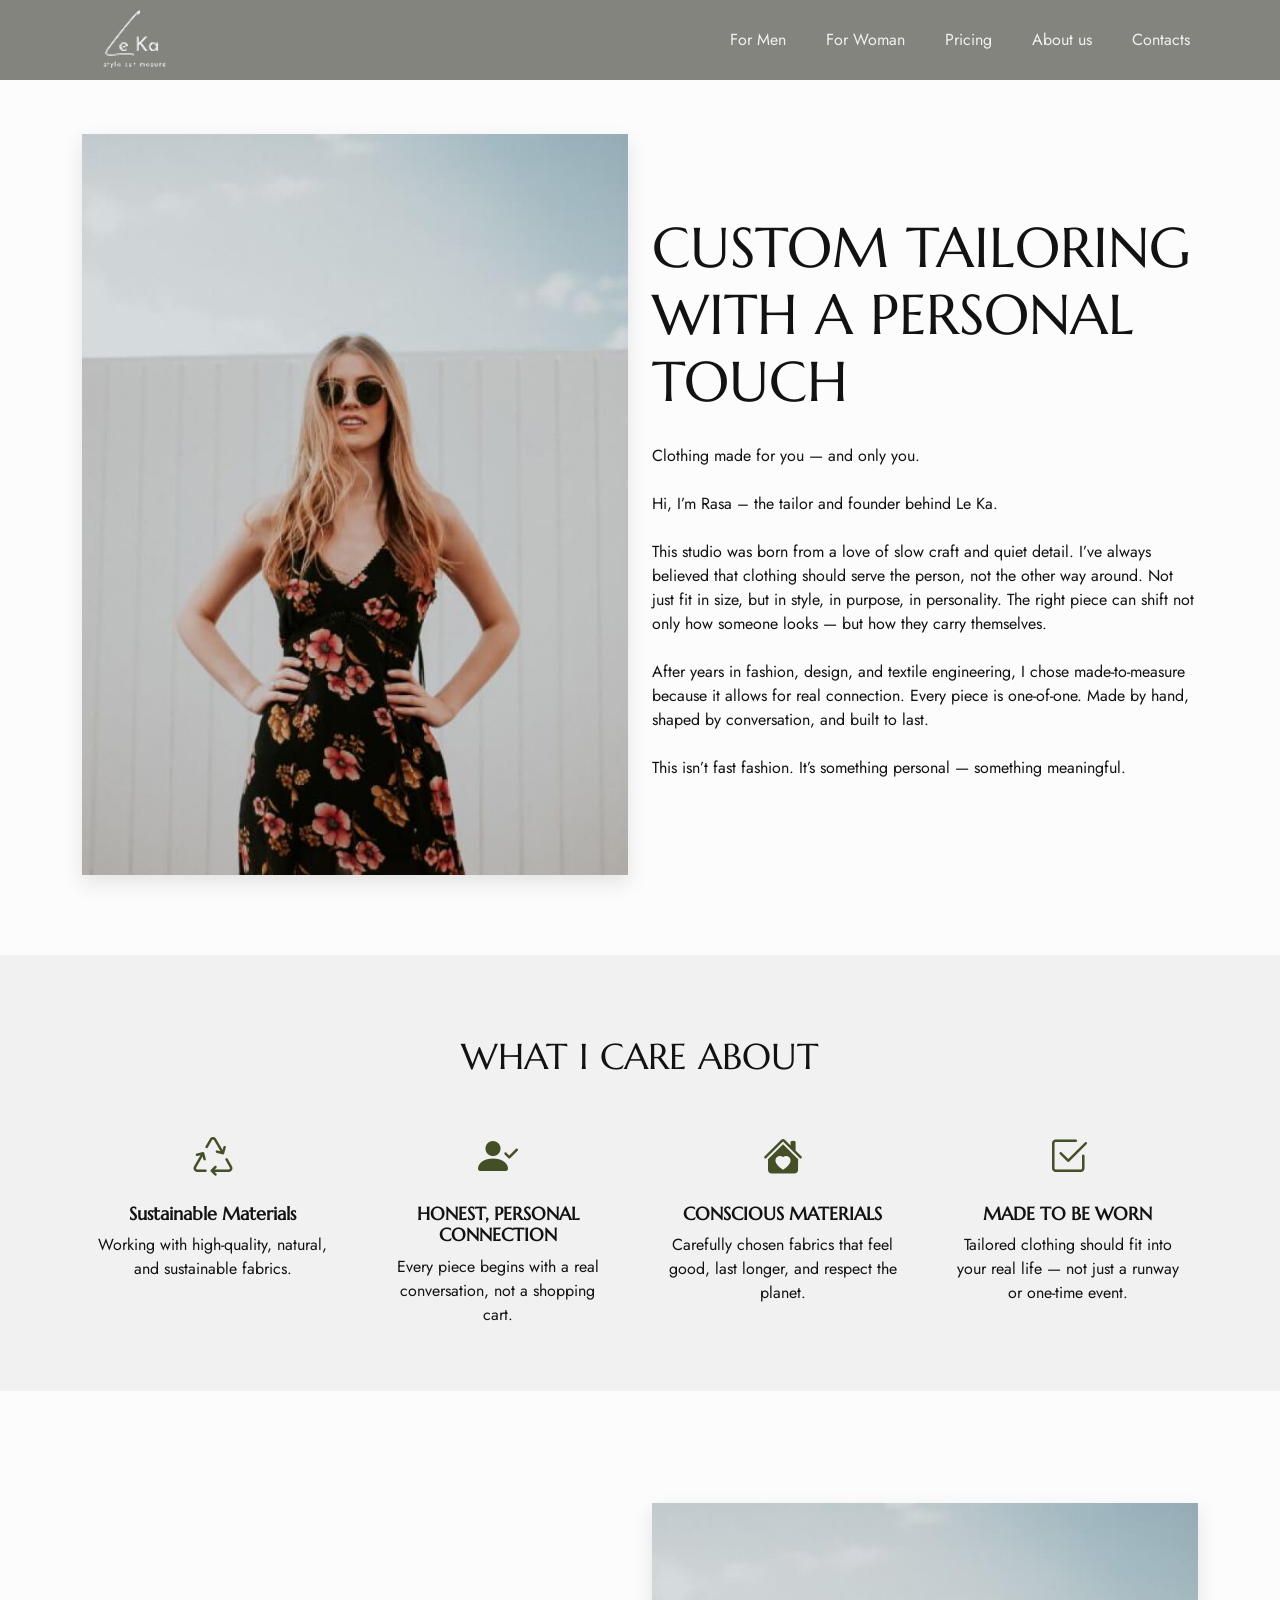
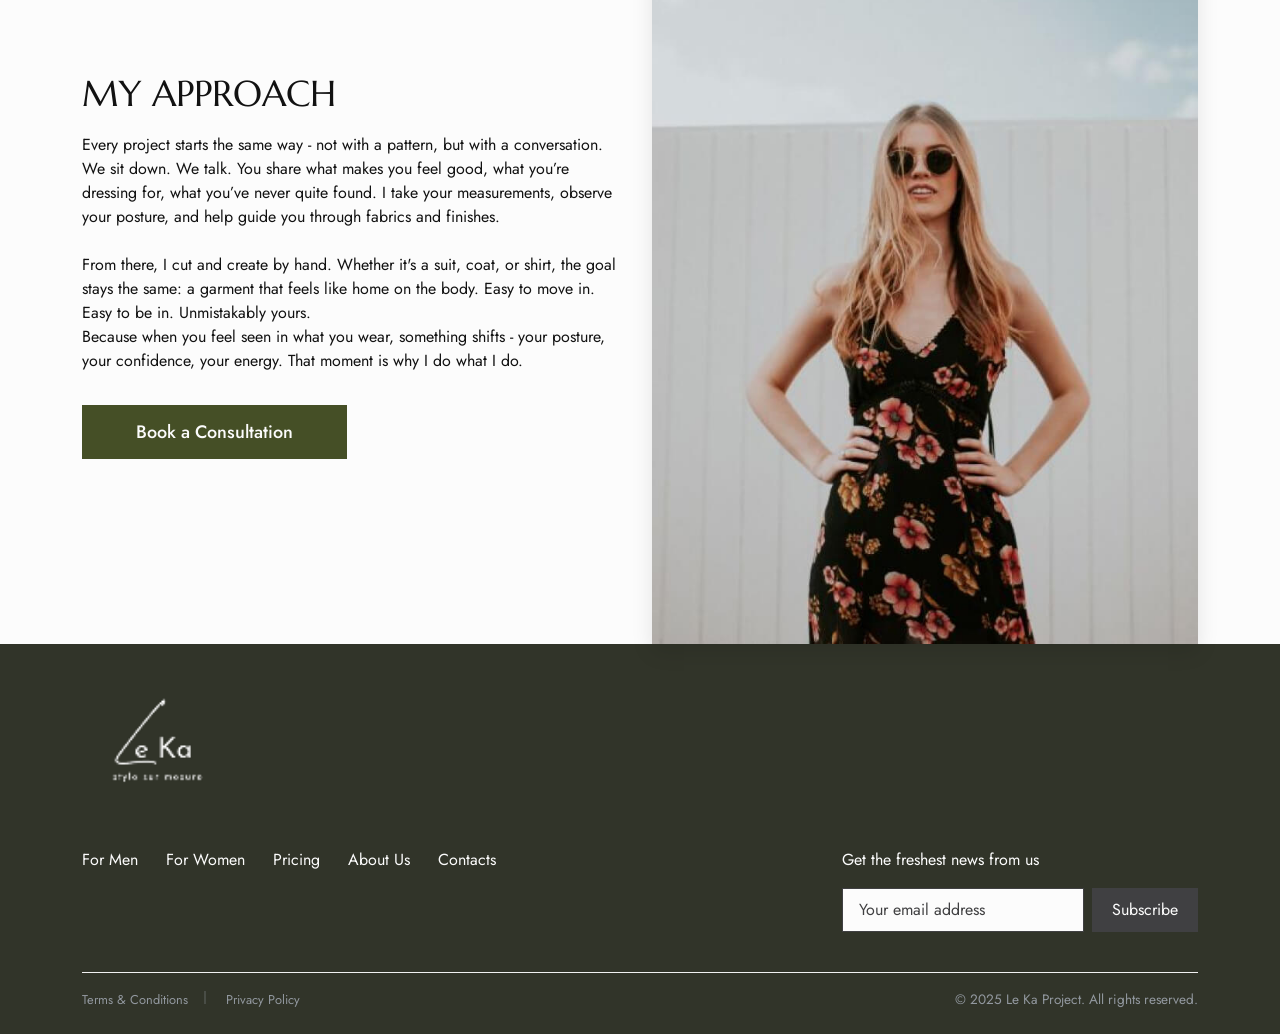
<file: original/about.html>
<!DOCTYPE html>
<html lang="en">

<head>
    <meta charset="UTF-8">
    <meta name="viewport" content="width=device-width, initial-scale=1.0">
    <title>Le Ka Project</title>

    <!-- Bootstrap CSS -->
    <link href="https://cdn.jsdelivr.net/npm/bootstrap@5.3.3/dist/css/bootstrap.min.css" rel="stylesheet">
    <!-- Bootstrap Icons -->
    <link rel="stylesheet" href="https://cdn.jsdelivr.net/npm/bootstrap-icons@1.10.5/font/bootstrap-icons.css">
    <!-- Font Awesome -->
    <link rel="stylesheet" href="https://cdnjs.cloudflare.com/ajax/libs/font-awesome/6.5.0/css/all.min.css">
    <!-- Custom CSS -->
    <link rel="stylesheet" href="style.css">
    <!-- Favicon -->
    <link rel="icon" href="/img/favicon.ico" />
</head>

<body>
    <!--NAVIGATION BAR-->
    <nav class="navbar navbar-expand-lg py-1">
        <div class="container"> <!--container-fluid)-->
            <!-- Logo -->
            <a class="navbar-brand" href="index.html">
                <img src="img/LekaLogoWhite.png" alt="Le Ka Logo" style="height: 70px;">
            </a>
            <!-- Mobil version -->
            <button class="navbar-toggler custom-toggler" type="button" data-bs-toggle="collapse"
                data-bs-target="#mainNavbar">
                <span class="navbar-toggler-icon"></span>
            </button>
            <!-- Navbar content, right -->
            <div class="collapse navbar-collapse justify-content-end" id="mainNavbar">
                <ul class="navbar-nav mb-2 mb-lg-0 gap-4">
                    <li class="nav-item"><a class="nav-link" href="men.html">For Men</a></li>
                    <li class="nav-item"><a class="nav-link" href="women.html">For Woman</a></li>
                    <li class="nav-item"><a class="nav-link" href="pricing.html">Pricing</a></li>
                    <li class="nav-item"><a class="nav-link" href="about.html">About us</a></li>
                    <li class="nav-item"><a class="nav-link" href="contacts.html">Contacts</a></li>
                </ul>
            </div>
        </div>
    </nav>
    <!--END NAVIGATION BAR-->
    <section>
        <div class="container section-first">

        </div>
    </section>

    <!--PRESENTATION-->
    <section class="section-personal">
        <div class="container">
            <div class="row">
                <!-- Img -->
                <div class="col-md-6">
                    <img src="img/vertical.jpg" alt="Rasa" class="portrait-image img-fluid">
                </div>

                <!-- Text -->
                <div class="col-md-6 d-flex align-items-center">
                    <div class="text-personal">
                        <h1>CUSTOM TAILORING WITH A PERSONAL TOUCH</h1>
                        <p> Clothing made for you — and only you. <br><br>Hi, I’m Rasa – the tailor and founder behind
                            Le Ka.<br><br>This studio was born from a love of slow craft and quiet detail. I’ve always
                            believed that clothing should serve the person, not the other way around. Not just fit in
                            size, but in style, in purpose, in personality. The right piece can shift not only how
                            someone looks — but how they carry themselves.<br><br>After years in fashion, design, and
                            textile engineering, I chose made-to-measure
                            because it allows for real connection. Every piece is one-of-one. Made by hand, shaped by
                            conversation, and built to last.<br><br>This isn’t fast fashion. It’s something personal —
                            something meaningful.
                        </p>
                    </div>
                </div>
            </div>
        </div>
    </section>

    <!-- CARE SECTION duplicado el contenido-->
    <section class="section-care">
        <div class="container">
            <h2 class="text-center mb-4">WHAT I CARE ABOUT</h2>

            <!-- GRID desktop - ITEM 1 -->
            <div class="row text-center d-none d-md-flex">
                <div class="col-md-3 mb-4">
                    <div class="py-4 px-3 h-100">
                        <div class="icon-wrapper mb-3">
                            <i class="bi bi-recycle fs-1 icon-colored"></i>
                        </div>
                        <h4>Sustainable Materials</h4>
                        <p>Working with high-quality, natural, and sustainable fabrics.</p>
                    </div>
                </div>

                <!-- ITEM 2 -->
                <div class="col-md-3 mb-4">
                    <div class="py-4 px-3 h-100">
                        <div class="icon-wrapper mb-3">
                            <i class="bi bi-person-check-fill fs-1 icon-colored"></i>
                        </div>
                        <h4>HONEST, PERSONAL CONNECTION</h4>
                        <p>Every piece begins with a real conversation, not a shopping cart.</p>
                    </div>
                </div>

                <!-- ITEM 3 -->
                <div class="col-md-3 mb-4">
                    <div class="py-4 px-3 h-100">
                        <div class="icon-wrapper mb-3">
                            <i class="bi bi-house-heart-fill fs-1 icon-colored"></i>
                        </div>
                        <h4>CONSCIOUS MATERIALS</h4>
                        <p>Carefully chosen fabrics that feel good, last longer, and respect the planet.</p>
                    </div>
                </div>

                <!-- ITEM 4 -->
                <div class="col-md-3 mb-4">
                    <div class="py-4 px-3 h-100">
                        <div class="icon-wrapper mb-3">
                            <i class="bi bi-check2-square fs-1 icon-colored"></i>
                        </div>
                        <h4>MADE TO BE WORN</h4>
                        <p>Tailored clothing should fit into your real life — not just a runway or one-time event.</p>
                    </div>
                </div>
            </div>

            <!-- CARRUSEL MOBILE VERSION -->
            <div id="why-carousel" class="carousel slide d-block d-md-none" data-bs-ride="carousel">
                <div class="carousel-inner text-center">

                    <div class="carousel-item active">
                        <div class="py-4 px-3">
                            <div class="icon-wrapper mb-3">
                                <i class="bi bi-recycle fs-1 icon-colored"></i>
                            </div>
                            <h4>CRAFT OVER SPEED</h4>
                            <p>Taking the time to do things right - with skill, patience, and full attention to detail.
                            </p>
                        </div>
                    </div>

                    <div class="carousel-item">
                        <div class="py-4 px-3">
                            <div class="icon-wrapper mb-3">
                                <i class="bi bi-person-check-fill fs-1 icon-colored"></i>
                            </div>
                            <h4>HONEST, PERSONAL CONNECTION</h4>
                            <p>Every piece begins with a real conversation, not a shopping cart.</p>
                        </div>
                    </div>

                    <div class="carousel-item">
                        <div class="py-4 px-3">
                            <div class="icon-wrapper mb-3">
                                <i class="bi bi-house-heart-fill fs-1 icon-colored"></i>
                            </div>
                            <h4>CONSCIOUS MATERIALS</h4>
                            <p>Carefully chosen fabrics that feel good, last longer, and respect the planet.</p>
                        </div>
                    </div>

                    <div class="carousel-item">
                        <div class="py-4 px-3">
                            <div class="icon-wrapper mb-3">
                                <i class="bi bi-check2-square fs-1 icon-colored"></i>
                            </div>
                            <h4>MADE TO BE WORN</h4>
                            <p>Tailored clothing should fit into your real life — not just a runway or one-time event.
                            </p>
                        </div>
                    </div>

                </div>

                <!-- Botones de control del carrusel 
                <button class="carousel-control-prev" type="button" data-bs-target="#why-carousel" data-bs-slide="prev">
                    <span class="carousel-control-prev-icon"></span>
                </button>
                <button class="carousel-control-next" type="button" data-bs-target="#why-carousel" data-bs-slide="next">
                    <span class="carousel-control-next-icon"></span>
                </button>-->

            </div>

        </div>
    </section>
    
    <!--APPROACH-->
    <section class="section-aproach">
        <div class="container">
            <div class="row">
                <!-- Text -->
                <div class="col-md-6 d-flex align-items-center">
                    <div class="px-">
                        <h2>MY APPROACH</h2>
                        <p> Every project starts the same way - not with a pattern, but with a conversation.
                            We sit down. We talk. You share what makes you feel good, what you’re dressing for, what
                            you’ve never quite found. I take your measurements, observe your posture, and help guide you
                            through fabrics and finishes.<br><br>
                            From there, I cut and create by hand. Whether it's a suit, coat, or shirt, the goal stays
                            the same: a garment that feels like home on the body. Easy to move in. Easy to be in.
                            Unmistakably yours.<br>
                            Because when you feel seen in what you wear, something shifts - your posture, your
                            confidence, your energy. That moment is why I do what I do.
                        </p>
                        <a href="#" class="btn-primary btn">Book a Consultation</a>
                    </div>
                </div>
                <!-- Img -->
                <div class="col-md-6">
                    <img src="img/vertical.jpg" alt="Rasa" class="portrait-aproach img-fluid">
                </div>
            </div>
        </div>
    </section>

    <!-- FOOTER -->
    <footer class="bg-main pt-5 pb-4">
        <div class="container">
            <!-- Logo -->
            <div class="row align-items-center mb-4">
                <div class="col-12 col-md-6">
                    <a href="index.html">
                        <img src="img/LekaLogoWhite.png" alt="Le Ka Logo" class="footer-logo">
                    </a>
                </div>
            </div>

            <!-- Second row, links and newsletter -->
            <div class="row">
                <!-- Left: Links and Button -->
                <div class="col-md-8 mb-4">
                    <div class="footer-links d-flex flex-wrap gap-3">
                        <a href="men.html" class="footer-link">For Men</a>
                        <a href="women.html" class="footer-link">For Women</a>
                        <a href="pricing.html" class="footer-link">Pricing</a>
                        <a href="about.html" class="footer-link">About Us</a>
                        <a href="about.html" class="footer-link">Contacts</a>
                    </div>
                </div>

                <!-- Right: Newsletter Form -->
                <div class="col-md-4 mb-4">
                    <p class="footer-text">Get the freshest news from us</p>
                    <form class="footer-form d-flex flex-column flex-sm-row gap-2">
                        <input type="email" class="footer-input" placeholder="Your email address" required>
                        <button type="submit" class="btn-third">Subscribe</button>
                    </form>
                </div>
            </div>

            <!-- Bottom Line -->
            <div class="footer-bottom d-flex justify-content-between align-items-center">
                <div class="footer-links-bottom">
                    <a href="#" class="footer-link">Terms & Conditions</a>
                    <div class="vr vr-footer"></div>
                    <a href="#" class="footer-link">Privacy Policy</a>
                </div>
                <div class="footer-rights">
                    © 2025 Le Ka Project. All rights reserved.
                </div>
            </div>
        </div>
    </footer>

    <!--Scripts-->
    <!-- Bootstrap JS Bundle (incluye Popper) -->
    <script src="https://cdn.jsdelivr.net/npm/bootstrap@5.3.3/dist/js/bootstrap.bundle.min.js"></script>

</body>

</html>
</file>
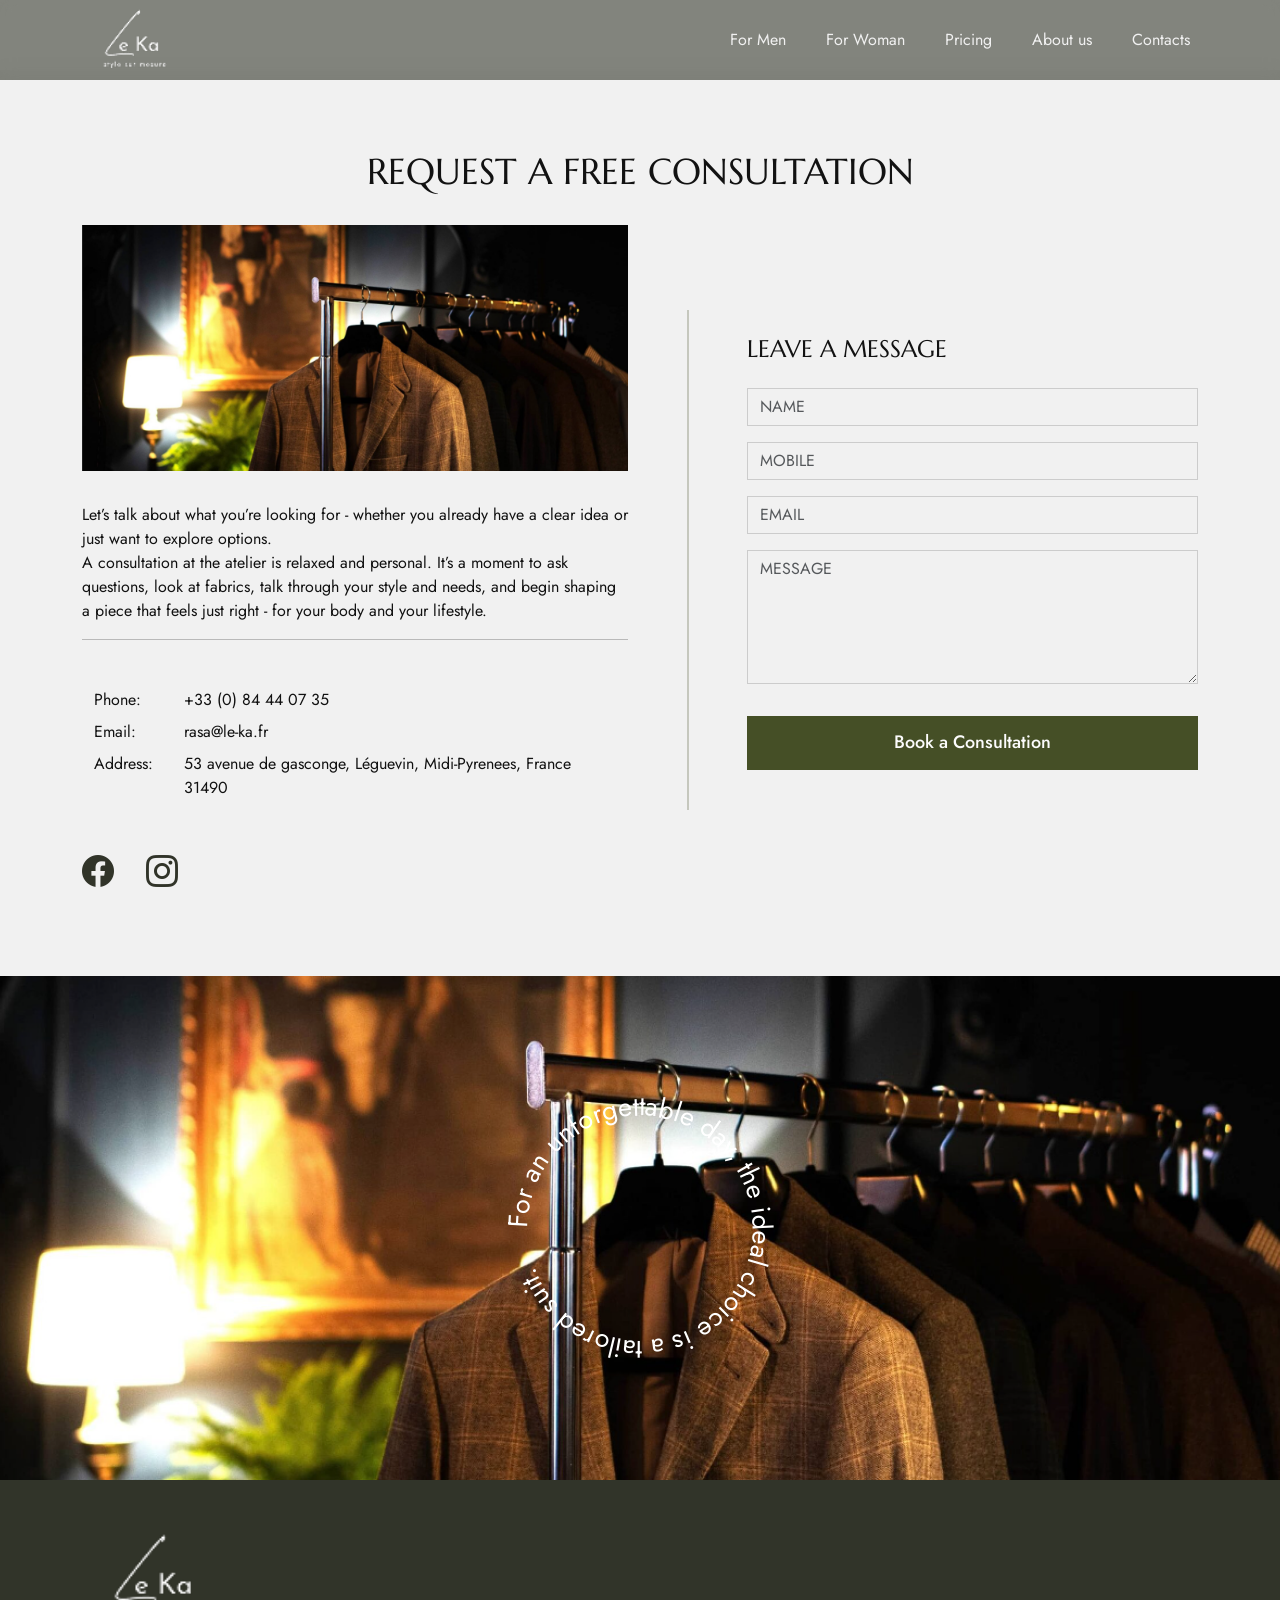
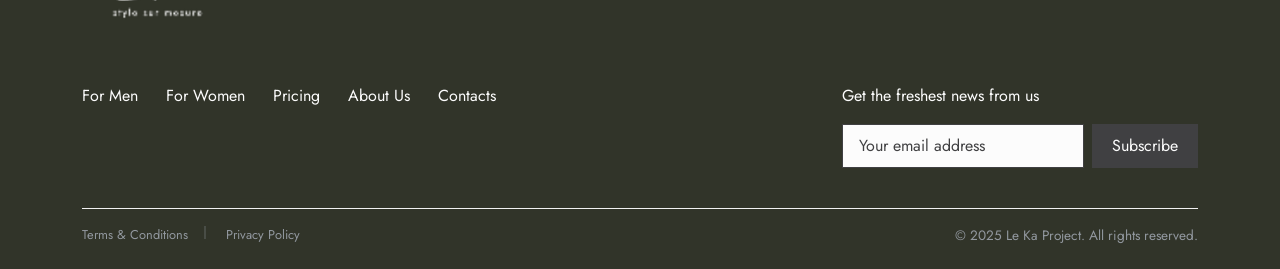
<file: original/contacts.html>
<!DOCTYPE html>
<html lang="en">

<head>
    <meta charset="UTF-8">
    <meta name="viewport" content="width=device-width, initial-scale=1.0">
    <title>Le Ka Project</title>

    <!-- Bootstrap CSS -->
    <link href="https://cdn.jsdelivr.net/npm/bootstrap@5.3.3/dist/css/bootstrap.min.css" rel="stylesheet">
    <!-- Bootstrap Icons -->
    <link rel="stylesheet" href="https://cdn.jsdelivr.net/npm/bootstrap-icons@1.10.5/font/bootstrap-icons.css">
    <!-- Font Awesome -->
    <link rel="stylesheet" href="https://cdnjs.cloudflare.com/ajax/libs/font-awesome/6.5.0/css/all.min.css">
    <!-- Custom CSS -->
    <link rel="stylesheet" href="style.css">
    <!-- Favicon -->
    <link rel="icon" href="/img/favicon.ico" />
</head>

<body>
    <!--NAVIGATION BAR-->
    <nav class="navbar navbar-expand-lg py-1">
        <div class="container"> <!--container-fluid)-->
            <!-- Logo -->
            <a class="navbar-brand" href="index.html">
                <img src="img/LekaLogoWhite.png" alt="Le Ka Logo" style="height: 70px;">
            </a>
            <!-- Mobil version -->
            <button class="navbar-toggler custom-toggler" type="button" data-bs-toggle="collapse"
                data-bs-target="#mainNavbar">
                <span class="navbar-toggler-icon"></span>
            </button>
            <!-- Navbar content, right -->
            <div class="collapse navbar-collapse justify-content-end" id="mainNavbar">
                <ul class="navbar-nav mb-2 mb-lg-0 gap-4">
                    <li class="nav-item"><a class="nav-link" href="men.html">For Men</a></li>
                    <li class="nav-item"><a class="nav-link" href="women.html">For Woman</a></li>
                    <li class="nav-item"><a class="nav-link" href="pricing.html">Pricing</a></li>
                    <li class="nav-item"><a class="nav-link" href="about.html">About us</a></li>
                    <li class="nav-item"><a class="nav-link" href="contacts.html">Contacts</a></li>
                </ul>
            </div>
        </div>
    </nav>
    <!--END NAVIGATION BAR-->

    <section>
        <div class="container section-first">
        </div>
    </section>

    <!--FREE CONSULTATION-->
    <section class="consultation">
        <div class="container">
            <!-- Título centrado -->
            <div class="row request-title">
                <h2 class="text-center">REQUEST A FREE CONSULTATION</h2>
            </div>

            <div class="row align-items-center">
                <!-- Lado izquierdo: Imagen + texto -->
                <div class="col-md-6">
                    <figure><img src="img/place.png" alt="" class="img-fluid mb-3"></figure>
                    <p>Let’s talk about what you’re looking for - whether you already have a clear idea or just
                        want to explore options.<br>
                        A consultation at the atelier is relaxed and personal. It’s a moment to ask questions, look
                        at fabrics, talk through your style and needs, and begin shaping a piece that feels just
                        right - for your body and your lifestyle.</p>
                    <hr class="my-3" />
                    <div class="row">
                        <div class="contact-info">
                            <div class="info-row">
                                <div class="info-label">Phone:</div>
                                <div class="info-value">+33 (0) 84 44 07 35</div>
                            </div>
                            <div class="info-row">
                                <div class="info-label">Email:</div>
                                <div class="info-value">rasa@le-ka.fr</div>
                            </div>
                            <div class="info-row">
                                <div class="info-label">Address:</div>
                                <div class="info-value">
                                    53 avenue de gasconge, Léguevin, Midi-Pyrenees, France 31490
                                </div>
                            </div>
                        </div>
                    </div>
                    <div class="social-icons">
                        <a href="https://www.facebook.com/rasa.kaiba?locale=da_DK" target="_blank" class="social-icon">
                            <i class="bi bi-facebook"></i>
                        </a>
                        <a href="https://www.instagram.com/le_ka_toulouse/?hl=es" target="_blank" class="social-icon">
                            <i class="bi bi-instagram"></i>
                        </a>
                    </div>
                </div>

                <!-- Separador vertical -->
                <div class="col-md-1 d-none d-md-flex justify-content-center">
                    <div class="vr vr-vertical"></div>
                </div>

                <!-- Lado derecho: Formulario con margen arriba solo en móviles -->
                <div class="col-md-5 mt-5 mt-md-0">
                    <h3 class="text-start">LEAVE A MESSAGE</h3>
                    <div class="contact-form mt-4">

                        <div class="form-group mb-3">
                            <input type="text" class="form-control" id="fname" placeholder="NAME" name="fname">
                        </div>

                        <div class="form-group mb-3">
                            <input type="text" class="form-control" id="lname" placeholder="MOBILE" name="lname">
                        </div>

                        <div class="form-group mb-3">
                            <input type="email" class="form-control" id="email" placeholder="EMAIL" name="email">
                        </div>

                        <div class="form-group mb-3">
                            <textarea class="form-control" rows="5" id="comment" placeholder="MESSAGE"></textarea>
                        </div>

                        <div class="form-group">
                            <a href="#" class="btn btn-consultation">Book a Consultation</a>
                        </div>

                    </div>
                </div>
            </div>
        </div>
    </section>
    

    <!--ADD WEDINGS-->
    <section class="rotating-two-section">
        <div class="background-image-wrapper">
            <img src="img/place.png" alt="bg place" class="background-image">
            <div class="rotating-circle-container">
                <svg viewBox="0 0 200 200" class="rotating-svg">
                    <defs>
                        <path id="circlePath" d="M 100, 100 m -75, 0 a 75,75 0 1,1 150,0 a 75,75 0 1,1 -150,0" />
                    </defs>
                    <text fill="white">
                        <textPath xlink:href="#circlePath">
                            For an unforgettable day, the ideal choice is a tailored suit.
                        </textPath>
                    </text>
                </svg>
            </div>
        </div>
    </section>


    <!-- FOOTER -->
    <footer class="bg-main pt-5 pb-4">
        <div class="container">
            <!-- Logo -->
            <div class="row align-items-center mb-4">
                <div class="col-12 col-md-6">
                    <a href="index.html">
                        <img src="img/LekaLogoWhite.png" alt="Le Ka Logo" class="footer-logo">
                    </a>
                </div>
            </div>

            <!-- Second row, links and newsletter -->
            <div class="row">
                <!-- Left: Links and Button -->
                <div class="col-md-8 mb-4">
                    <div class="footer-links d-flex flex-wrap gap-3">
                        <a href="men.html" class="footer-link">For Men</a>
                        <a href="women.html" class="footer-link">For Women</a>
                        <a href="pricing.html" class="footer-link">Pricing</a>
                        <a href="about.html" class="footer-link">About Us</a>
                        <a href="about.html" class="footer-link">Contacts</a>
                    </div>
                </div>

                <!-- Right: Newsletter Form -->
                <div class="col-md-4 mb-4">
                    <p class="footer-text">Get the freshest news from us</p>
                    <form class="footer-form d-flex flex-column flex-sm-row gap-2">
                        <input type="email" class="footer-input" placeholder="Your email address" required>
                        <button type="submit" class="btn-third">Subscribe</button>
                    </form>
                </div>
            </div>

            <!-- Bottom Line -->
            <div class="footer-bottom d-flex justify-content-between align-items-center">
                <div class="footer-links-bottom">
                    <a href="#" class="footer-link">Terms & Conditions</a>
                    <div class="vr vr-footer"></div>
                    <a href="#" class="footer-link">Privacy Policy</a>
                </div>
                <div class="footer-rights">
                    © 2025 Le Ka Project. All rights reserved.
                </div>
            </div>
        </div>
    </footer>

    <!--Scripts-->
    <!-- Bootstrap JS Bundle (incluye Popper) -->
    <script src="https://cdn.jsdelivr.net/npm/bootstrap@5.3.3/dist/js/bootstrap.bundle.min.js"></script>

</body>

</html>
</file>
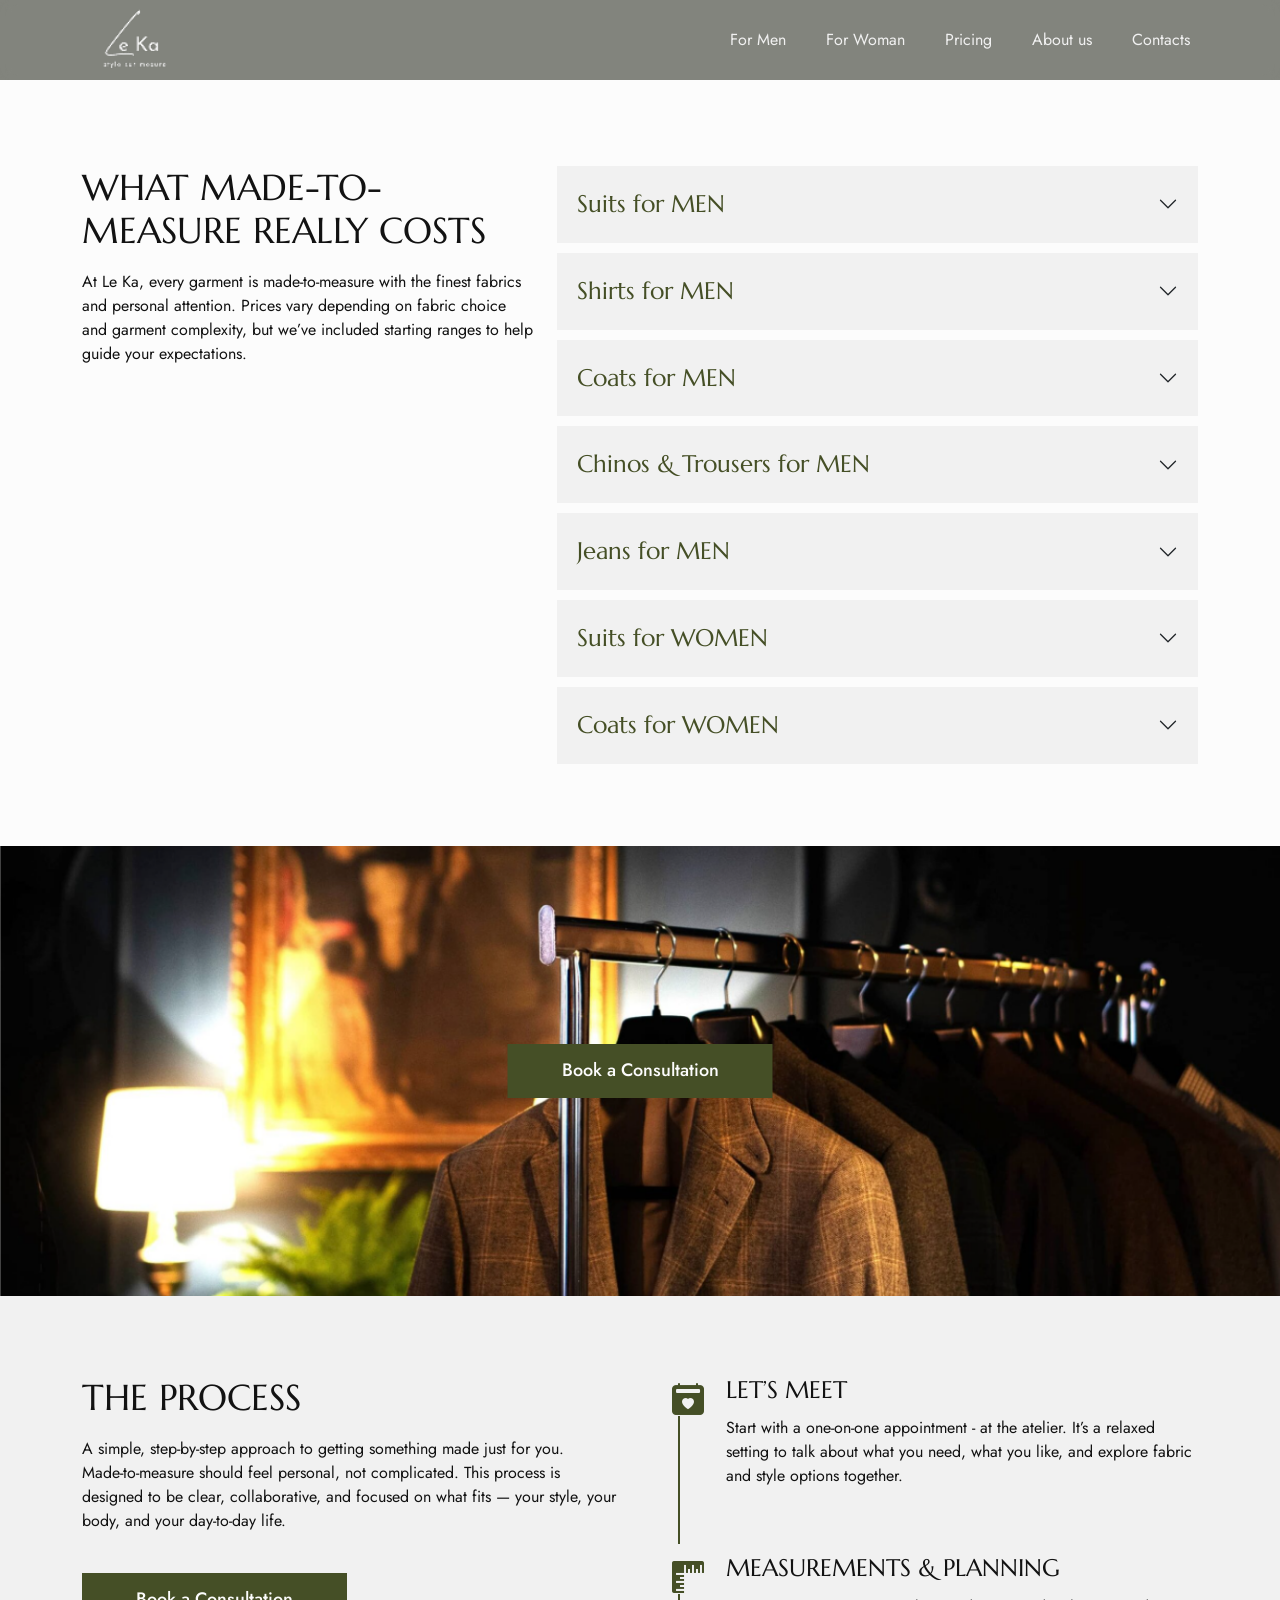
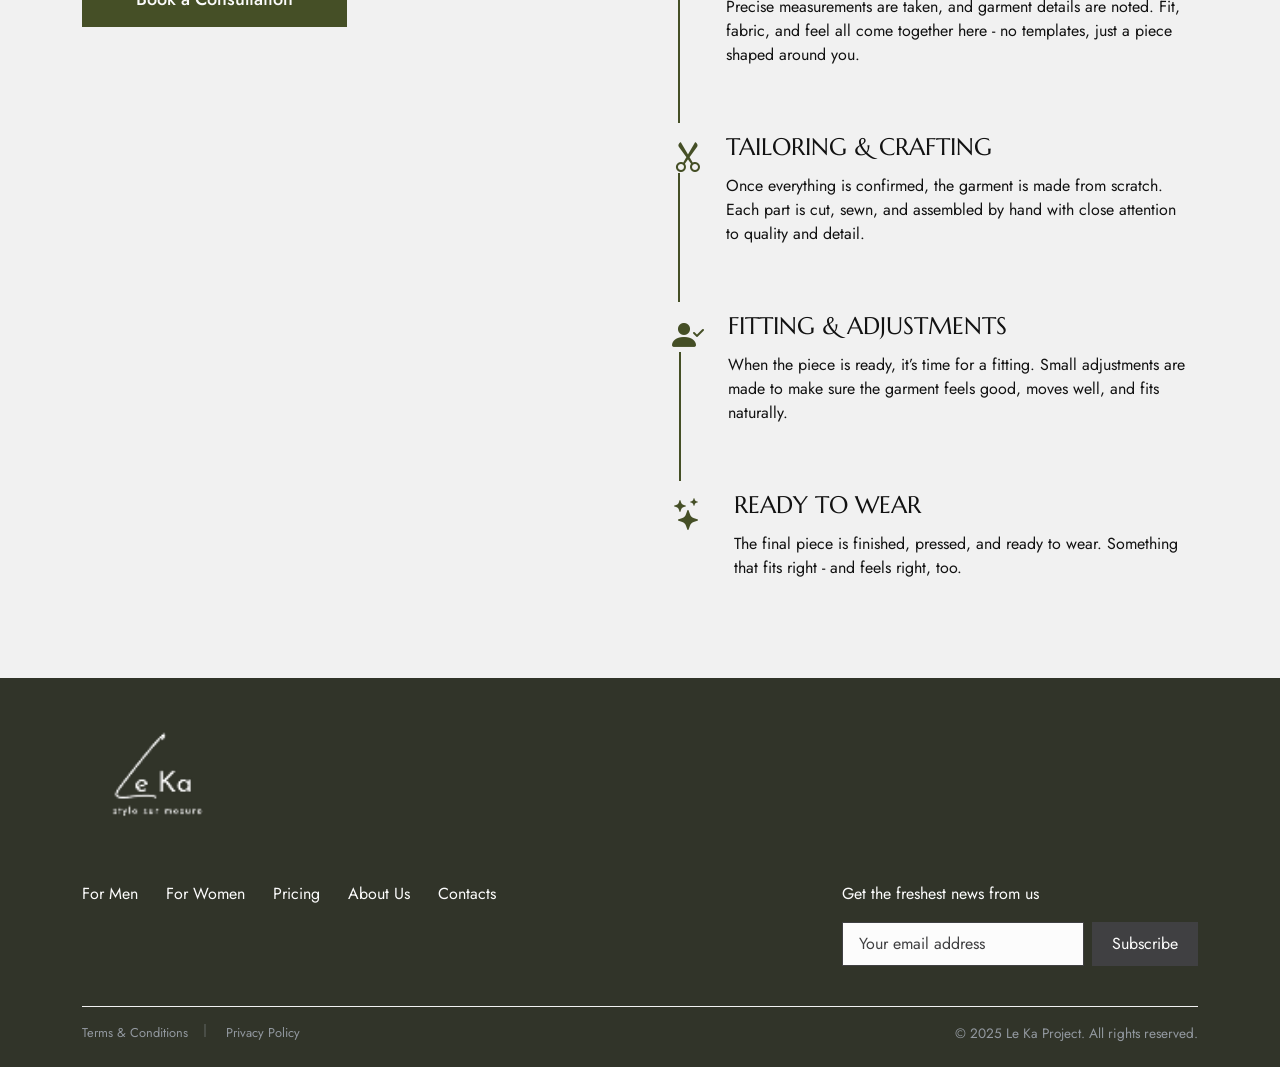
<file: original/pricing.html>
<!DOCTYPE html>
<html lang="en">

<head>
    <meta charset="UTF-8">
    <meta name="viewport" content="width=device-width, initial-scale=1.0">
    <title>Le Ka Project</title>

    <!-- Bootstrap CSS -->
    <link href="https://cdn.jsdelivr.net/npm/bootstrap@5.3.3/dist/css/bootstrap.min.css" rel="stylesheet">
    <!-- Bootstrap Icons -->
    <link rel="stylesheet" href="https://cdn.jsdelivr.net/npm/bootstrap-icons@1.10.5/font/bootstrap-icons.css">
    <!-- Font Awesome -->
    <link rel="stylesheet" href="https://cdnjs.cloudflare.com/ajax/libs/font-awesome/6.5.0/css/all.min.css">
    <!-- Custom CSS -->
    <link rel="stylesheet" href="style.css">
    <!-- Favicon -->
    <link rel="icon" href="/img/favicon.ico" />
</head>

<body>
    <!--NAVIGATION BAR-->
    <nav class="navbar navbar-expand-lg py-1">
        <div class="container"> <!--container-fluid)-->
            <!-- Logo -->
            <a class="navbar-brand" href="index.html">
                <img src="img/LekaLogoWhite.png" alt="Le Ka Logo" style="height: 70px;">
            </a>
            <!-- Mobil version -->
            <button class="navbar-toggler custom-toggler" type="button" data-bs-toggle="collapse"
                data-bs-target="#mainNavbar">
                <span class="navbar-toggler-icon"></span>
            </button>
            <!-- Navbar content, right -->
            <div class="collapse navbar-collapse justify-content-end" id="mainNavbar">
                <ul class="navbar-nav mb-2 mb-lg-0 gap-4">
                    <li class="nav-item"><a class="nav-link" href="men.html">For Men</a></li>
                    <li class="nav-item"><a class="nav-link" href="women.html">For Woman</a></li>
                    <li class="nav-item"><a class="nav-link" href="pricing.html">Pricing</a></li>
                    <li class="nav-item"><a class="nav-link" href="about.html">About us</a></li>
                    <li class="nav-item"><a class="nav-link" href="contacts.html">Contacts</a></li>
                </ul>
            </div>
        </div>
    </nav>
    <!--END NAVIGATION BAR-->

    <section>
        <div class="container section-first">

        </div>
    </section>

    <!--COST-->
    <section class="section-cost">
        <div class="container ">
            <div class="row">
                <!--Text-->
                <div class="col-md-5 ">
                    <h2>WHAT MADE-TO-MEASURE REALLY COSTS</h2>
                    <p>At Le Ka, every garment is made-to-measure with the finest fabrics and personal attention. Prices
                        vary depending on fabric choice and garment complexity, but we’ve included starting ranges to
                        help guide your expectations.</p>
                </div>
                <!--ACCORDION -->
                <div class="col-md-7 mb-4">
                    <div class="accordion accordion-flush" id="accordionFit">

                        <!-- ITEM 1 -->
                        <div class="accordion-item">
                            <h3 class="accordion-header" id="process-heading-1">
                                <button class="accordion-button collapsed" type="button" data-bs-toggle="collapse"
                                    data-bs-target="#process-collapse-1" aria-expanded="false"
                                    aria-controls="process-collapse-1">
                                    Suits for MEN
                                </button>
                            </h3>
                            <div id="process-collapse-1" class="accordion-collapse collapse"
                                aria-labelledby="process-heading-1" data-bs-parent="#accordionFit">
                                <div class="accordion-body">
                                    from €800–€1,500
                                </div>
                            </div>
                        </div>
                        <!-- ITEM 2 -->
                        <div class="accordion-item">
                            <h3 class="accordion-header" id="process-heading-2">
                                <button class="accordion-button collapsed" type="button" data-bs-toggle="collapse"
                                    data-bs-target="#process-collapse-2" aria-expanded="false"
                                    aria-controls="process-collapse-2">
                                    Shirts for MEN
                                </button>
                            </h3>
                            <div id="process-collapse-2" class="accordion-collapse collapse"
                                aria-labelledby="process-heading-2" data-bs-parent="#accordionFit">
                                <div class="accordion-body">
                                    Shirts for MEN paragraph
                                </div>
                            </div>
                        </div>
                        <!-- ITEM 3 -->
                        <div class="accordion-item">
                            <h3 class="accordion-header" id="process-heading-3">
                                <button class="accordion-button collapsed" type="button" data-bs-toggle="collapse"
                                    data-bs-target="#process-collapse-3" aria-expanded="false"
                                    aria-controls="process-collapse-3">
                                    Coats for MEN
                                </button>
                            </h3>
                            <div id="process-collapse-3" class="accordion-collapse collapse"
                                aria-labelledby="process-heading-3" data-bs-parent="#accordionFit">
                                <div class="accordion-body">
                                    Coats for MEN paragraph
                                </div>
                            </div>
                        </div>
                        <!-- ITEM 4 -->
                        <div class="accordion-item">
                            <h3 class="accordion-header" id="process-heading-4">
                                <button class="accordion-button collapsed" type="button" data-bs-toggle="collapse"
                                    data-bs-target="#process-collapse-4" aria-expanded="false"
                                    aria-controls="process-collapse-4">
                                    Chinos & Trousers for MEN
                                </button>
                            </h3>
                            <div id="process-collapse-4" class="accordion-collapse collapse"
                                aria-labelledby="process-heading-4" data-bs-parent="#accordionFit">
                                <div class="accordion-body">
                                    Chinos & Trousers for MEN paragraph
                                </div>
                            </div>
                        </div>

                        <!-- ITEM 5 -->
                        <div class="accordion-item">
                            <h3 class="accordion-header" id="process-heading-5">
                                <button class="accordion-button collapsed" type="button" data-bs-toggle="collapse"
                                    data-bs-target="#process-collapse-5" aria-expanded="false"
                                    aria-controls="process-collapse-5">
                                    Jeans for MEN
                                </button>
                            </h3>
                            <div id="process-collapse-5" class="accordion-collapse collapse"
                                aria-labelledby="process-heading-5" data-bs-parent="#accordionFit">
                                <div class="accordion-body">
                                    Jeans for MEN paragraph
                                </div>
                            </div>
                        </div>

                        <!-- ITEM 6 -->
                        <div class="accordion-item">
                            <h3 class="accordion-header" id="process-heading-6">
                                <button class="accordion-button collapsed" type="button" data-bs-toggle="collapse"
                                    data-bs-target="#process-collapse-6" aria-expanded="false"
                                    aria-controls="process-collapse-6">
                                    Suits for WOMEN
                                </button>
                            </h3>
                            <div id="process-collapse-6" class="accordion-collapse collapse"
                                aria-labelledby="process-heading-6" data-bs-parent="#accordionFit">
                                <div class="accordion-body">
                                    Suits for WOMEN paragraph
                                </div>
                            </div>
                        </div>

                        <!-- ITEM 7 -->
                        <div class="accordion-item">
                            <h3 class="accordion-header" id="process-heading-7">
                                <button class="accordion-button collapsed" type="button" data-bs-toggle="collapse"
                                    data-bs-target="#process-collapse-7" aria-expanded="false"
                                    aria-controls="process-collapse-7">
                                    Coats for WOMEN
                                </button>
                            </h3>
                            <div id="process-collapse-7" class="accordion-collapse collapse"
                                aria-labelledby="process-heading-7" data-bs-parent="#accordionFit">
                                <div class="accordion-body">
                                    Coats for WOMEN paragraph
                                </div>
                            </div>
                        </div>

                    </div>
                </div>
            </div>
        </div>
    </section>

    <!--ADD + button-->
    <section class="cta-section">
        <div class="cta-image-wrapper">
            <img src="img/place.png" alt="background image" class="cta-background-image">
            <div class="cta-button-wrapper">
                <a href="#contact" class="btn btn-primary">Book a Consultation</a>
            </div>
        </div>
    </section>

    <!--THE PROCESS-->
    <section class="section-process">
        <div class="container">
            <div class="row">
                <!--Text-->
                <div class="col-md-6 pe-4">
                    <h2>THE PROCESS</h2>
                    <p>A simple, step-by-step approach to getting something made just for you.<br>
                        Made-to-measure should feel personal, not complicated. This process is designed to be clear,
                        collaborative,
                        and focused on what fits — your style, your body, and your day-to-day life.</p>
                    <a href="#" class="btn btn-primary mt-4">Book a Consultation</a>
                </div>

                <!--List with icons-->
                <div class="col-md-6 px-3">
                    <div class="timeline">
                        <!-- Step 1 -->
                        <div class="timeline-step d-flex ">
                            <div class="icon-wrapper text-center px-3">
                                <i class="bi bi-calendar2-heart-fill fs-2 icon-colored"></i>
                                <div class="timeline-line"></div>
                            </div>
                            <div class="ms-4">
                                <h3>LET’S MEET</h3>
                                <p>Start with a one-on-one appointment - at the atelier. It’s a relaxed setting to talk
                                    about what you need, what you like, and explore fabric and style options together.
                                </p>
                            </div>
                        </div>

                        <!-- Step 2 -->
                        <div class="timeline-step d-flex">
                            <div class="icon-wrapper text-center px-3">
                                <i class="bi bi-rulers fs-2 icon-colored"></i>
                                <div class="timeline-line"></div>
                            </div>
                            <div class="ms-4">
                                <h3>MEASUREMENTS & PLANNING</h3>
                                <p>Precise measurements are taken, and garment details are noted. Fit, fabric, and feel
                                    all come together here - no templates, just a piece shaped around you.</p>
                            </div>
                        </div>

                        <!-- Step 3 -->
                        <div class="timeline-step d-flex">
                            <div class="icon-wrapper text-center px-3">
                                <i class="bi bi-scissors fs-2 icon-colored"></i>
                                <div class="timeline-line"></div>
                            </div>
                            <div class="ms-4">
                                <h3>TAILORING & CRAFTING</h3>
                                <p>Once everything is confirmed, the garment is made from scratch. Each part is cut,
                                    sewn, and assembled by hand with close attention to quality and detail.</p>
                            </div>
                        </div>

                        <!-- Step 4 -->
                        <div class="timeline-step d-flex">
                            <div class="icon-wrapper text-center px-3">
                                <i class="bi bi-person-check-fill fs-2 icon-colored"></i>
                                <div class="timeline-line"></div>
                            </div>
                            <div class="ms-4">
                                <h3>FITTING & ADJUSTMENTS</h3>
                                <p>When the piece is ready, it’s time for a fitting. Small adjustments are made to make
                                    sure the garment feels good, moves well, and fits naturally.</p>
                            </div>
                        </div>

                        <!-- Step 5 -->
                        <div class="timeline-step d-flex">
                            <div class="icon-wrapper text-center px-3">
                                <i class="bi bi-stars fs-2 icon-colored"></i>
                            </div>
                            <div class="ms-4">
                                <h3>READY TO WEAR</h3>
                                <p>The final piece is finished, pressed, and ready to wear. Something that fits right -
                                    and feels right, too.</p>
                            </div>
                        </div>
                    </div>
                </div>
            </div>
        </div>
    </section>

    <!-- FOOTER -->
    <footer class="bg-main pt-5 pb-4">
        <div class="container">
            <!-- Logo -->
            <div class="row align-items-center mb-4">
                <div class="col-12 col-md-6">
                    <a href="index.html">
                        <img src="img/LekaLogoWhite.png" alt="Le Ka Logo" class="footer-logo">
                    </a>
                </div>
            </div>

            <!-- Second row, links and newsletter -->
            <div class="row">
                <!-- Left: Links and Button -->
                <div class="col-md-8 mb-4">
                    <div class="footer-links d-flex flex-wrap gap-3">
                        <a href="men.html" class="footer-link">For Men</a>
                        <a href="women.html" class="footer-link">For Women</a>
                        <a href="pricing.html" class="footer-link">Pricing</a>
                        <a href="about.html" class="footer-link">About Us</a>
                        <a href="about.html" class="footer-link">Contacts</a>
                    </div>
                </div>

                <!-- Right: Newsletter Form -->
                <div class="col-md-4 mb-4">
                    <p class="footer-text">Get the freshest news from us</p>
                    <form class="footer-form d-flex flex-column flex-sm-row gap-2">
                        <input type="email" class="footer-input" placeholder="Your email address" required>
                        <button type="submit" class="btn-third">Subscribe</button>
                    </form>
                </div>
            </div>

            <!-- Bottom Line -->
            <div class="footer-bottom d-flex justify-content-between align-items-center">
                <div class="footer-links-bottom">
                    <a href="#" class="footer-link">Terms & Conditions</a>
                    <div class="vr vr-footer"></div>                    
                    <a href="#" class="footer-link">Privacy Policy</a>
                </div>
                <div class="footer-rights">
                    © 2025 Le Ka Project. All rights reserved.
                </div>
            </div>
        </div>
    </footer>

    <!--Scripts-->
    <!-- Bootstrap JS Bundle (incluye Popper) -->
    <script src="https://cdn.jsdelivr.net/npm/bootstrap@5.3.3/dist/js/bootstrap.bundle.min.js"></script>

</body>

</html>
</file>
<file: original/style.css>
@import url('https://fonts.googleapis.com/css2?family=Marcellus&family=Roboto:ital,wght@0,100..900;1,100..900&display=swap');
@import url('https://fonts.googleapis.com/css2?family=Jost:ital,wght@0,100..900;1,100..900&display=swap');

/*Global variables----------------------------------------------------------------------------------------------------------------------------------------------------*/
:root {
  --c-brand-1: #454F26;
  --c-brand-2: #404042;
  --c-brand-3: #313429;
  --c-brand-4: #272727;

  --c-white: #FCFCFC;
  --c-l-grey: #F1F1F1;
  --c-black: #121212;

  --f-h: 'Marcellus';
  --f-p: 'Jost';

  --fs-h1: clamp(2.5rem, 5vw, 3.5rem);
  /*clamp=responsive 40px for mobile - 56px for desktop */
  --fs-h2: clamp(1.75rem, 4vw, 2.25rem);
  /* 28px - 36px */
  --fs-h3: clamp(1.25rem, 3vw, 1.5rem);
  /* 20px - 24px */
  --fs-h4: clamp(1rem, 2vw, 1.125rem);
  /* 16px - 18px */
  --fs-body: clamp(0.875rem, 1.5vw, 1rem);
  /* 14px - 16px */

  --navbar-height: 80px;
}

/*BASE: h1, h2, p,----------------------------------------------------------------------------------------------------------------------------------------------------*/
body {
  font-family: var(--f-p);
  font-size: var(--fs-body);
  color: var(--c-black);
  background-color: var(--c-white);
  line-height: 1.5;
  margin: 0;
  padding: 0;
}

h1 {
  font-size: var(--fs-h1);
  font-family: var(--f-h);
  margin-bottom: 0.5em;
}

h2 {
  font-size: var(--fs-h2);
  font-family: var(--f-h);
  margin-bottom: 0.5em;
}

h3 {
  font-size: var(--fs-h3);
  font-family: var(--f-h);
  margin-bottom: 0.5em;
}

h4 {
  font-size: var(--fs-h4);
  font-family: var(--f-h);
  font-weight: bold;
  margin-bottom: 0.5em;
}

p {
  font-size: var(--fs-body);
  font-family: var(--f-p);
  color: var(--c-black);
}

li {
  font-size: var(--fs-body);
  color: var(--c-black);
}

.section-spacing {
  margin-top: 3rem;
  padding: 3rem 0;
}

/* BUTTONS--------------------------------------------------------------------------------------------------------------------------------------------------------*/
.btn-primary {
  background-color: var(--c-brand-1);
  color: var(--c-white);
  font-family: var(--f-p);
  font-size: var(--fs-h4);
  font-weight: 500;
  padding: 0.75em 3em;
  border: none;
  border-radius: 0;
  text-decoration: none;
  margin: 1rem 0rem;
}

.btn-primary:hover {
  background-color: var(--c-brand-3);
  font-weight: 700;
}

.btn-primary:active {
  background-color: var(--c-brand-3) !important;
}

/*----- tertiary button in figma----*/
.btn-secondary {
  background-color: transparent;
  color: var(--c-brand-4);
  font-family: var(--f-p);
  font-size: var(--fs-h4);
  font-weight: 500;
  padding: 1em 0em;
  border: none;
  border-radius: 0;
  text-decoration: underline;
}

.btn-secondary:hover {
  color: var(--c-black);
  font-weight: 700;
}

.btn-secondary:focus,
.btn-secondary:active {
  outline: none;
  box-shadow: none;
  background-color: transparent !important;
}

/*-----secondary button in figma-----*/
.btn-third {
  background-color: var(--c-brand-2);
  color: var(--c-white);
  border: none;
  padding: 10px 20px;
}

.btn-third:hover {
  background-color: var(--c-brand-4);
}

.btn-consultation {
  width: 100%;
  background-color: var(--c-brand-1);
  color: var(--c-white);
  font-family: var(--f-p);
  font-size: var(--fs-h4);
  font-weight: 500;
  padding: 0.75em;
  border: none;
  border-radius: 0;
  text-decoration: none;
  margin: 1rem 0rem;
}

.btn-consultation:hover {
  background-color: var(--c-brand-3);
  font-weight: 700;
  color: var(--c-white);
}

/*-----------------------------------------------------------------------------------------------------------------------------------------------------------------*/
/* NAVBAR----------------------------------------------------------------------------------------------------------------------------------------------------------*/
.navbar {
  position: fixed;
  width: 100%;
  z-index: 1050;
  background-color: rgba(49, 52, 41, 0.6);
  backdrop-filter: blur(8px);
  height: var(--navbar-height);
}

.navbar-nav .nav-link {
  font-family: var(--f-p);
  font-size: var(--fs-body);
  color: var(--c-l-grey);
  transition: color 0.2s ease;
}

.navbar-nav .nav-link:hover {
  color: var(--c-white);
}

.navbar-toggler {
  font-size: 30px;
  color: var(--c-white);
  border: none;
}

.navbar-toggler:focus {
  font-size: 30px;
  border: none;
  outline: none;
  box-shadow: none;
}

/*FOOTER--------------------------------------------------------------------------------------------------------------------------------------------------------*/
footer {
  background-color: var(--c-brand-3);
}

.footer-logo {
  height: 100px;
  margin-bottom: 2rem;
}

.footer-link {
  color: var(--c-white);
  text-decoration: none;
  margin-right: 0.75rem;
  /* Ajustamos el espacio entre los enlaces */
}

.footer-link:hover {
  color: var(--c-white);
  text-decoration: none;
}

.footer-text {
  color: var(--c-white);
}

.footer-input {
  width: 100%;
  background-color: var(--c-white);
  color: var(--c-grey);
  border: 1px solid var(--c-brand-2);
  border-radius: 0;
  padding-left: 1rem;
}

.footer-input::placeholder {
  color: var(--c-brand-2);
}

.footer-links {
  display: flex;
  flex-wrap: wrap;
  gap: 1rem;
  align-items: center;
}

.footer-link a {
  color: var(--c-white);
  text-decoration: none;
}

.footer-link a:hover {
  color: var(--c-brand-1);
}

.footer-form {
  display: flex;
  flex-direction: column;
  gap: 0.5rem;
}

.footer-bottom {
  border-top: 1px solid var(--c-l-grey);
  padding-top: 1rem;
  margin-top: 1rem;
  display: flex;
  justify-content: space-between;
  align-items: center;
  text-align: center;
}

.footer-links-bottom {
  margin-bottom: 0;
}

.footer-rights {
  color: var(--c-l-grey);
  font-size: 1rem;
}

.vr-footer {
  color: #92989F;
  margin-right: 1rem;
  border-left: 2px solid;
}

.footer-bottom {
  font-size: 0.8rem;
  color: var(--c-brand-2);
}

.footer-bottom .footer-link {
  font-size: 0.8rem;
  color: #92989F;
  text-decoration: none;
}

.footer-bottom .footer-link:hover {
  color: var(--c-l-grey);
}

.footer-bottom .footer-rights {
  font-size: 0.85rem;
  color: #92989F;
}


/* SECTIONS AND PAGES-----------------------------------------------------------------------------------------------------------------------------------------------*/
/* Section: HERO, MAIN PAGE----------------------------------------------------------------------------------------------------------------------------------------*/
.hero {
  position: relative;
  height: 100vh;
  /* Ajusta el tamaño del hero según lo necesites */
  overflow: hidden;
}

.video-background {
  position: absolute;
  top: 0;
  left: 0;
  width: 100%;
  height: 100%;
  z-index: -1;
  /* Asegura que el video quede en el fondo */
}

.video-background-content {
  object-fit: cover;
  width: 100%;
  height: 100%;
}

.hero-title,
.hero-text {
  color: var(--c-white);
  text-shadow: 2px 2px 10px rgba(0, 0, 0, 0.5);
}

.hero .container {
  position: relative;
  z-index: 2;
}

.hero .row {
  height: 100%;
  display: flex;
  align-items: center;
}

.hero-title {
  color: var(--c-white);
}

.hero-text {
  color: var(--c-white);
}

/* Section: MEN AND WOMAN , MAIN PAGE-----------------------------------------------------------------------------------------------------------------------------*/
/* .men-women {
  padding-top: 5rem;
  padding-bottom: 5rem;
}

.img-horiz {
  background-size: cover;
  background-position: center;
  background-repeat: no-repeat;
  border-style: none;
  height: 100%;
  aspect-ratio: 16 / 9;
}

.text-2 {
  display: flex;
  justify-content: flex-start;
  align-items: center;
}

.text-3 {
  display: flex;
  justify-content: flex-end;
  align-items: center;
}

.half-text {
  padding: 20px;
}

.desc {
  padding: 20px;
}

.top h2 {
  font-size: 2rem;
  margin: 10px 0;
}

.absolute p {
  font-size: 1rem;
}

.discover-entry {
  position: relative;
  margin-bottom: 3em;
}

.discover-entry .text-wrapper {
  width: 100%;
}

.discover-entry .one-half {
  width: 60%;
}

.discover-entry .half-text h2 {
  font-size: 80px;
}

.discover-entry .half-text h2 a {
  color: var(--c-black);
  border-bottom: 3px solid var(--c-black);
}

.discover-entry .desc {
  width: 100%;
  position: relative;
} */

.section-men-main {
  margin-top: 1rem;
  padding: 1rem 0;
}

.img-horiz {
  background-size: cover;
  background-position: center;
  background-repeat: no-repeat;
  border-style: none;
  height: 100%;
  aspect-ratio: 16 / 9;
}

.text-2 {
  display: flex;
  justify-content: flex-start;
  align-items: center;
}

.text-3 {
  display: flex;
  justify-content: flex-end;
  align-items: center;
}

.half-text {
  padding: 20px;
}

.desc {
  padding: 20px;
}

.top h2 {
  font-size: 2rem;
  margin: 10px 0;
}

.absolute p {
  font-size: 1rem;
}

.discover-entry {
  position: relative;
  margin-bottom: 7em;
}

.discover-entry .text-wrapper {
  width: 100%;
}

.discover-entry .one-half {
  width: 60%;
}

.discover-entry .half-text h2 {
  font-size: 80px;
}

.discover-entry .half-text h2 a {
  color: var(--c-black);
  padding-bottom: 10px;
  border-bottom: 3px solid var(--c-black);
}

.discover-entry .desc {
  width: 100%;
  position: relative;
}

.men-women {
  padding-top: 4rem;  
  margin-top: 3rem;
}

/* Section: PROCESS, MAIN PAGE ----------------------------------------------------------------------------------------------------------------------------------- */
.section-process {
  padding-top: 5rem;
  padding-bottom: 2rem;
  background-color: var(--c-l-grey);
}

.icon-colored {
  color: var(--c-brand-1);
  transition: color 0.3s ease;
  margin-top: 5rem;
  margin-bottom: 5rem;
}

.section-process .row {
  align-items: flex-start;
}

.timeline-step {
  position: relative;
  margin-bottom: 50px;
}

.icon-wrapper {
  min-width: 40px;
  position: relative;
}

.timeline-line {
  position: absolute;
  top: 40px;
  left: 50%;
  transform: translateX(-50%);
  width: 2px;
  height: 100%;
  background-color: var(--c-brand-1);
  z-index: 1;
}

.timeline-step:last-child .timeline-line {
  display: none;
}

/*Section: ABOUT, MAIN PAGE------------------------------------------------------------------------------------------------------------------------------------*/


/* Section: FaQs , MAIN PAGE---------------------------------------------------------------------------------------------------------------------------------- */
.section-faqs {
  margin-top: 3rem;
  padding: 3rem 0;
}

.section-faqs .row {
  align-items: flex-start;
}

.accordion-faq {
  border: none;
}

.accordion-faqs-button {
  width: 100%;
  background-color: transparent;
  border: none;
  border-bottom: 1px solid var(--c-black);
  padding: 1rem;
  text-align: left;
  font-family: var(--f-h);
  font-size: var(--fs-h4);
  color: var(--c-black);
  box-shadow: none;
  font-weight: 600;
  display: flex;
  justify-content: space-between;
  align-items: center;
}

.accordion-faqs-button:focus {
  outline: none;
  box-shadow: none;
}

/*flechas*/
.accordion-faqs-button i {
  align-items: end;
  transition: transform 0.3s ease;
}

.accordion-faqs-button:not(.collapsed) i {
  transform: rotate(180deg);
}

.accordion-faqs-item {
  margin-bottom: 1rem;
}

.accordion-faqs-header {
  font-size: var(--fs-h3);
  font-family: var(--f-h);
  margin-bottom: 0;
}

.accordion-faqs-body {
  padding: 1rem;
  font-family: var(--f-p);
  font-size: var(--fs-body);
  color: var(--c-black);
}


/* Section: ADD WEDDING, MAIN PAGE  ----------------------------------------------------------------------------------------------------------------------------- */
.rotating-circle-section {
  margin: 3rem 0rem;
  background-color: var(--c-black);
  padding: 0;
  width: 100%;
  position: relative;
  overflow: hidden;
}

.background-image-wrapper {
  position: relative;
  display: flex;
  justify-content: center;
  align-items: center;
  height: auto;
  min-height: 300px;
  max-height: 504px;
  overflow: hidden;
}

.background-image {
  max-width: 1440px;
  height: auto;
  display: block;
  object-fit: cover;
}

.rotating-circle-container {
  position: absolute;
  top: 50%;
  left: 50%;
  transform: translate(-50%, -50%);
}

.rotating-svg {
  width: 180px;
  height: 180px;
  animation: rotate 20s linear infinite;
}

.rotating-svg text {
  font-size: 18px;
}

@keyframes rotate {
  from {
    transform: rotate(0deg);
  }

  to {
    transform: rotate(360deg);
  }
}

/* Section: OUR JOURNAL, MAIN PAGE------------------------------------------------------------------------------------------------------------------------------*/
#journalCarousel .carousel-item {
  height: 500px;
  /* MOVIL AND TABLETS*/
  position: relative;
}

#journalCarousel .carousel-item img {
  width: 100%;
  height: 100%;
  object-fit: cover;
  object-position: center center;
}


/* SECTION: TESTIMONIALS, MAIN PAGE -------------------------------------------------------------------------------------------------------------------------- */


/* SECTION: WHERE, MAIN PAGE --------------------------------------------------------------------------------------------------------------------------------- */
.contact-img {
  max-height: 600px;
  width: 100%;
  object-fit: cover;
}

.contact-info {
  padding: 2rem 1.5rem;
}

.contact-info h4 {
  margin-bottom: 0.25rem;
}

.contact-info p {
  margin-bottom: 0;
  color: var(--c-cta);
}

/* SECTION: INSTAGRAM, MAIN PAGE------------------------------------------------------------------------------------------------------------------------------ */
.instagram {
  margin-bottom: -1rem;
  margin-top: 2rem;
  overflow-x: auto;
  /* Permite scroll horizontal si es necesario */
}

.instagram .row {
  flex-wrap: nowrap;
}

.insta-item {
  position: relative;
  margin-bottom: 1rem;
}

.hidden-mobile {
  display: block;
}

.instagram .insta-item a:hover:after {
  opacity: 1;
}

.instagram .insta-item a:after {
  content: "";
  position: absolute;
  left: 0;
  right: 0;
  bottom: 0;
  top: 0;
  background-color: rgba(0, 0, 0, 0.4);
  opacity: 0;
  transition: 0.6s ease-out;
}


/* Section: PORTFOLIO MEN AND WOMEN , SUBPAGE MEN AND WOMEN------------------------------------------------------------------------------------------------------------------------------------*/
.portfolio-img {
  max-width: 100%;
  height: auto;
}

.project-sidebar img {
  margin-bottom: 2rem;
  padding-right: 4rem;
}

.portfolio-item {
  position: relative;
  margin-bottom: 1.5rem;
}

.portfolio-item img {
  display: block;
  height: auto;
}

.portfolio-caption {
  position: absolute;
  bottom: 0.5rem;
  left: 0.5rem;
  margin: 0;
  padding: 0.25rem 1.5rem;
  background-color: rgba(49, 52, 41, 0.8);
  color: var(--c-white);
  border-radius: 0;
}


/* Section: COST (FIT), SUBPAGE: PRICING ------------------------------------------------------------------------------------------------------------------------------*/
.accordion-button {
  background-color: var(--c-l-grey);
  color: var(--c-brand-1);
  border: none;
  box-shadow: none;
  padding: 1.5rem 1.25rem;
  font-family: var(--f-h);
  font-size: var(--fs-h3);
  margin-bottom: 0;
}

.accordion-button:focus {
  box-shadow: none;
  outline: none;
}

.accordion-button:not(.collapsed) {
  background-color: var(--c-brand-1);
  color: var(--c-white);
}

.accordion-item {
  margin-bottom: 10px;
  border: none;
  background-color: var(--c-white);
}

.accordion-header {
  font-size: var(--fs-h3);
  font-family: var(--f-h);
  margin-bottom: 0;
}

.accordion-body {
  background-color: var(--c-brand-3);
  color: var(--c-white);
  font-size: var(--fs-body);
  font-family: var(--f-p);
  padding: 1rem 1.25rem;
  margin-top: -1px;
  /*forzado*/
  z-index: 99;
  /*forzado*/
  position: relative;
  /*forzado*/
}

.accordion .panel-default,
.accordion .panel-heading,
.accordion .panel-title,
.accordion .panel-title-child,
.accordion .panel-group .panel+.panel,
.accordion .panel-default>.panel-heading+.panel-collapse>.panel-body {
  all: unset;
}

.accordion [aria-expanded="true"],
.accordion .collapse.in {
  background-color: var(--c-brand-3);
  color: var(--c-white);
}

.accordion-button:not(.collapsed)::after {
  color: var(--c-white);
  filter: brightness(0) invert(1);
}

/*Section: ADD + button , SUBPAGE: PRICING --------------------------------------------------------------------------------------------------------------------*/
.section-cost {
  margin-top: 3rem;
  padding: 3rem 0;
}

.rotating-cta-section {
  background-color: var(--c-black);
  padding: 0;
  margin: 0;
  width: 100%;
  position: relative;
  overflow: hidden;
  height: 100vh;
}

.rotating-cta-container {
  position: absolute;
  top: 50%;
  left: 50%;
  transform: translate(-50%, -50%);
}

.rotating-cta-svg {
  width: 300px;
  height: 300px;
  animation: rotate-cta 20s linear infinite;
}

.rotating-cta-svg text {
  font-size: 18px;
}

@keyframes rotate-cta {
  from {
    transform: rotate(0deg);
  }

  to {
    transform: rotate(360deg);
  }
}

.rotating-cta-button {
  background-color: var(--c-cta);
  color: var(--c-white);
  position: absolute;
  top: 50%;
  left: 50%;
  transform: translate(-50%, -50%);
  z-index: 2;
  padding: 1rem 3rem;
  border: none;
  font-weight: bold;
  text-transform: uppercase;
  font-size: 14px;
  border-radius: 0;
}

.rotating-cta-button:hover {
  background-color: var(--c-cta2);
  color: var(--c-white);
  font-weight: 700;
}

.cta-image-wrapper {
  position: relative;
  width: 100%;
  height: 100%;
}

.cta-background-image {
  width: 100%;
  height: 100%;
  object-fit: cover;
}

.cta-button-container {
  position: absolute;
  top: 50%;
  left: 50%;
  transform: translate(-50%, -50%);
  z-index: 2;
}

.cta-section {
  position: relative;
  width: 100%;
  height: 50vh;
  overflow: hidden;
  background-color: var(--c-black);
}

.cta-background-image {
  width: 100%;
  height: 100%;
  object-fit: cover;
  object-position: center center;
}

.cta-button-wrapper {
  position: absolute;
  top: 50%;
  left: 50%;
  transform: translate(-50%, -50%);
  z-index: 2;
}

/*Section: PORTRAIT, SUBPAGE: ABOUT US-----------------------------------------------------------------------------------------------------------------------*/
.portrait-image {
  box-shadow: 0 8px 20px rgba(0, 0, 0, 0.1);
  object-fit: cover;
}

.portrait-aproach {
  box-shadow: 0 8px 20px rgba(0, 0, 0, 0.1);
  object-fit: cover;
}

.section-first {
  padding-top: 70px;
  scroll-margin-top: 60px;
}

.section-personal {
  margin-top: 3rem;
  padding: 1rem 0;
}

/*section: CARE, SUBPAGE: ABOUT US--------------------------------------------------------------------------------------------------------------------------*/
.section-care {
  background-color: var(--c-l-grey);
  padding-top: 5rem;
  margin-top: 4rem;
}

.section-aproach {
  margin-top: 5rem;
  padding-top: 2rem;
}

/*section: MY APPROACH, SUBPAGE: ABOUT US-------------------------------------------------------------------------------------------------------------------*/

/*section: FORM, SUBPAGE: CONTACTS-------------------------------------------------------------------------------------------------------------------------*/
.consultation {
  padding-top: 5rem;
  padding-bottom: 5rem;
  background-color: var(--c-l-grey);
}

.request-title {
  display: flex;
  justify-content: center;
  margin-bottom: 2rem;
}

.request-title h2 {
  margin-bottom: 0;
}

.request-title+.row {
  align-items: center;
}

.col-md-6.pe-4 .form-group {
  border-radius: 0;
  background-color: var(--c-l-grey);
}

.col-md-6.pe-4 .form-control {
  border-radius: 0;
}

.form-control {
  border-radius: 0;
  background-color: var(--c-l-grey);
  border: 1px solid #ccc;
}

.consultation .vr {
  border-left: 2px solid var(--c-brand-1);
  align-self: center;
}

.vr-vertical {
  height: 500px;
}

.contact-info {
  display: flex;
  flex-direction: column;
  gap: 0.5rem;
}

.info-row {
  display: flex;
  flex-wrap: wrap;
}

.info-label {
  width: 90px;
  flex-shrink: 0;
}

.info-value {
  flex: 1;
  min-width: 0;
}

.social-icons {
  display: flex;
  flex-direction: row;
  gap: 2rem;
  justify-content: left;
  margin-top: 1rem;
}

.social-icon {
  font-size: 2rem;
  color: var(--c-brand-3);
  text-decoration: none;
  transition: color 0.3s ease;
}

.social-icon:hover {
  color: var(--c-brand-1);
}

/*section: ADD, SUBPAGE: CONTACTS-------------------------------------------------------------------------------------------------------------------------*/
.rotating-two-section {
  background-color: var(--c-black);
}










/* Mobile Version ------------------------------------------------------------------------ */
@media (max-width: 991.98px) {

  /* BASIC STYLES ----------------------------------------------------------------------- */
  .section-spacing {
    margin-top: 1.5rem;
    margin-bottom: 1.5rem;
    padding: 1rem;
  }

  .btn-primary {
    margin-bottom: 2rem;
    /*width: 100%;  /*comentar si quiero que los botones sigan siendo como en el ordenador*/
  }

  .img {
    height: 250px;
  }

  .container {
    max-width: 92%;
  }

  .container.px-0 {
    padding-left: auto !important;
  }

  .row {
    margin-left: 0;
    /*forzado imagen men woman*/
  }*/

  .pt-5 {
    padding: 2rem !important;
  }

  .text-personal {
    padding: 0rem;
  }

  .section-cost {
    padding: 0rem;
  }

  /* NAVBAR ---------------------------------------------------------------------------- */
  .navbar-nav {
    text-align: center;
    width: 100%;
    height: auto;
    flex-direction: column;
    padding: 0;
    margin: 0;
    backdrop-filter: blur(8px);
    background-color: rgba(49, 52, 41, 0.7);
  }

  .navbar-collapse {
    padding: 0;
    margin: 0;
    display: flex;
    flex-direction: column;
    width: 100%;
  }

  .navbar-nav .nav-item {
    width: 100%;
    margin: 0;
    display: flex;
    justify-content: center;
  }

  .nav-link {
    width: 100%;
    font-size: var(--fs-h4);
    text-align: center;
    color: var(--c-white);
    transition: background-color 0.3s ease;
    display: block;
  }

  .nav-link:hover {
    background-color: rgba(0, 0, 0, 0.4);
  }

  .navbar-nav .nav-item:first-child {
    margin-top: 0;
  }

  .navbar-nav .nav-link {
    font-size: 16px;
  }

  /* FOOTER ---------------------------------------------------------------------------- */
  .footer-logo {
    justify-items: center;
  }

  /* HERO SECTION, MAIN PAGE ------------------------------------------------------------ */
  .hero {
    height: 80vh;
  }

  .hero-title {
    font-size: 2rem;
  }

  .hero-text {
    font-size: 1rem;
  }

  /* WOMEN AND MEN SECTION, MAIN PAGE -------------------------------------------------- */
  .men-women {
    padding-top: 1rem;
    padding-bottom: 1rem;
    justify-content: center;
    align-items: center;
    flex-direction: column;
  }

  .img-horiz {
    background-size: cover;
    background-position: center;
    justify-content: center;
    width: 100%;
    height: auto;
  }

  .text-2,
  .text-3 {
    justify-content: center;
    align-items: center;
  }

  .half-text {
    text-align: center;
    padding: 0rem;
  }

  /*.desc {
    padding: 15px;
  }*/

  .top h2 {
    font-size: 1.5rem;
  }

  .absolute p {
    font-size: 0.9rem;
  }

  .discover-entry .one-half {
    width: 100%;
  }

  .discover-entry .half-text h2 {
    font-size: 16vw;
  }

  .discover-entry .text-wrapper {
    height: auto;
    display: flex;
    justify-content: center;
    align-items: center;
    flex-direction: column;
  }

  /* ABOUT SECTION, MAIN PAGE ----------------------------------------------------------- */
  .about-section video {
    width: 100%;
    max-width: 567px;
    height: auto;
  }

  .about-section h2 {
    margin-top: 2rem;
  }

  /* ADD SECTION, MAIN PAGE ------------------------------------------------------------ */
  .rotating-circle-section {
    margin: 3rem 0rem;
    min-height: 300px;
    height: 350px;
    background-color: var(--c-black);
    position: relative;
  }

  .background-image-wrapper {
    min-height: 350px;
    height: 100%;
    overflow: hidden;
    position: relative;
  }

  .rotating-svg {
    width: 300px;
    height: 300px;
  }

  .rotating-svg text {
    font-size: 18px;
  }

  .project-sidebar img {
    margin-bottom: 0.5rem;
    padding-right: 0rem;
  }

  .section-care {
    background-color: var(--c-l-grey);
    padding-top: 2rem;
    margin-top: 2rem;
  }

  .section-aproach {
    margin-top: 2rem;
    padding-top: 1rem;
  }

  /*subpage contact us*/
  .section-personal {
    margin-top: 1.5rem;
    margin-bottom: 1.5rem;
    padding: 0rem;
  }

    @media (max-width: 767.98px) {
      .portrait-image {
        margin-bottom: 3rem;
      }
    }
  }


  /* Desktop version tweaks --------------------------------------------------------------- */
  @media (min-width: 992px) {
    .rotating-svg {
      width: 300px;
      height: 300px;
    }

    .rotating-svg text {
      font-size: 18px;
    }

    .discover-entry .one-half {
      width: 100%;
    }

    .discover-entry .one-half.half-text {
      position: absolute;
      top: 0;
      left: 0;
      right: 0;
      bottom: 0;
      width: 100%;
      margin: 0 auto;
    }

    .discover-entry .one-half.half-text .text-2 {
      position: absolute;
      top: 50%;
      right: 0;
      transform: translateY(-50%);
      max-width: 58%;
    }

    .discover-entry .desc .top {
      transform: translateY(50%);
      transition: all 0.3s ease;
    }

    .discover-entry .desc .absolute {
      opacity: 0;
      transform: translateY(-20%);
      transition: all 0.3s ease;
    }

    .discover-entry .text-2:hover .absolute,
    .discover-entry .text-2:hover .top,
    .discover-entry .text-3:hover .absolute,
    .discover-entry .text-3:hover .top {
      transform: translateY(0);
      opacity: 1;
      position: relative;
      transition: all 0.3s ease;
    }
  }

  /* Footer Responsivity ----------------------------------------------------------------- */
  @media (max-width: 767.98px) {
    footer .footer-links {
      justify-content: center;
      gap: 1.5rem;
    }

    footer .footer-form {
      flex-direction: column;
      gap: 1rem;
    }

    footer .footer-bottom {
      flex-direction: column;
      align-items: center;
      text-align: center;
    }

    footer .footer-links-bottom {
      margin-bottom: 1rem;
    }

    .footer-input {
      min-height: 40px;
      padding-top: 0.8rem;
      padding-bottom: 0.8rem;
    }
  }

  /* OUR JOURNAL SECTION, MAIN PAGE -------------------------------------------------------- */
  @media (max-width: 767px) {
    #journalCarousel .carousel-item {
      height: 600px;
    }
  }

  @media (min-width: 768px) and (max-width: 991px) {
    #journalCarousel .carousel-item {
      height: 700px;
    }
  }

  @media (min-width: 992px) {
    .d-none.d-lg-flex {
      display: flex;
    }

    #journalCarousel {
      display: none;
    }

    .row>.col-md-6 {
      flex: 0 0 50%;
      max-width: 50%;
    }

    .row>.col-lg-4 {
      flex: 0 0 33.33%;
      max-width: 33.33%;
    }
  }

  /* INSTAGRAM SECTION, MAIN PAGE ---------------------------------------------------------- */
  @media (max-width: 768px) {
    .hidden-mobile {
      display: none;
    }

    .col-6 {
      width: 50%;
    }
  }

  @media (min-width: 768px) {
    .col-6 {
      width: 25%;
    }

    .hidden-mobile {
      display: block;
    }
  }

  @media (min-width: 1025px) {
    .col-6 {
      width: 16.66%;
    }
  }

  /* FORM SECTION, SUBPAGE: CONTACTS ------------------------------------------------------- */
  @media (max-width: 767.98px) {
    .col-md-6.mt-5.mt-md-0 {
      margin-top: 2rem !important;
    }
  }

  /* CONTACT TEST SECTION --------------------------------------------------------------- */
  @media (max-width: 767.98px) {
    .contact-info {
      text-align: left;
      padding: 0.5rem 0.5rem;
    }

    .contact-img {
      margin-bottom: 2rem;
    }

    .contact-info .d-flex {
      justify-content: left;
    }
}
</file>
